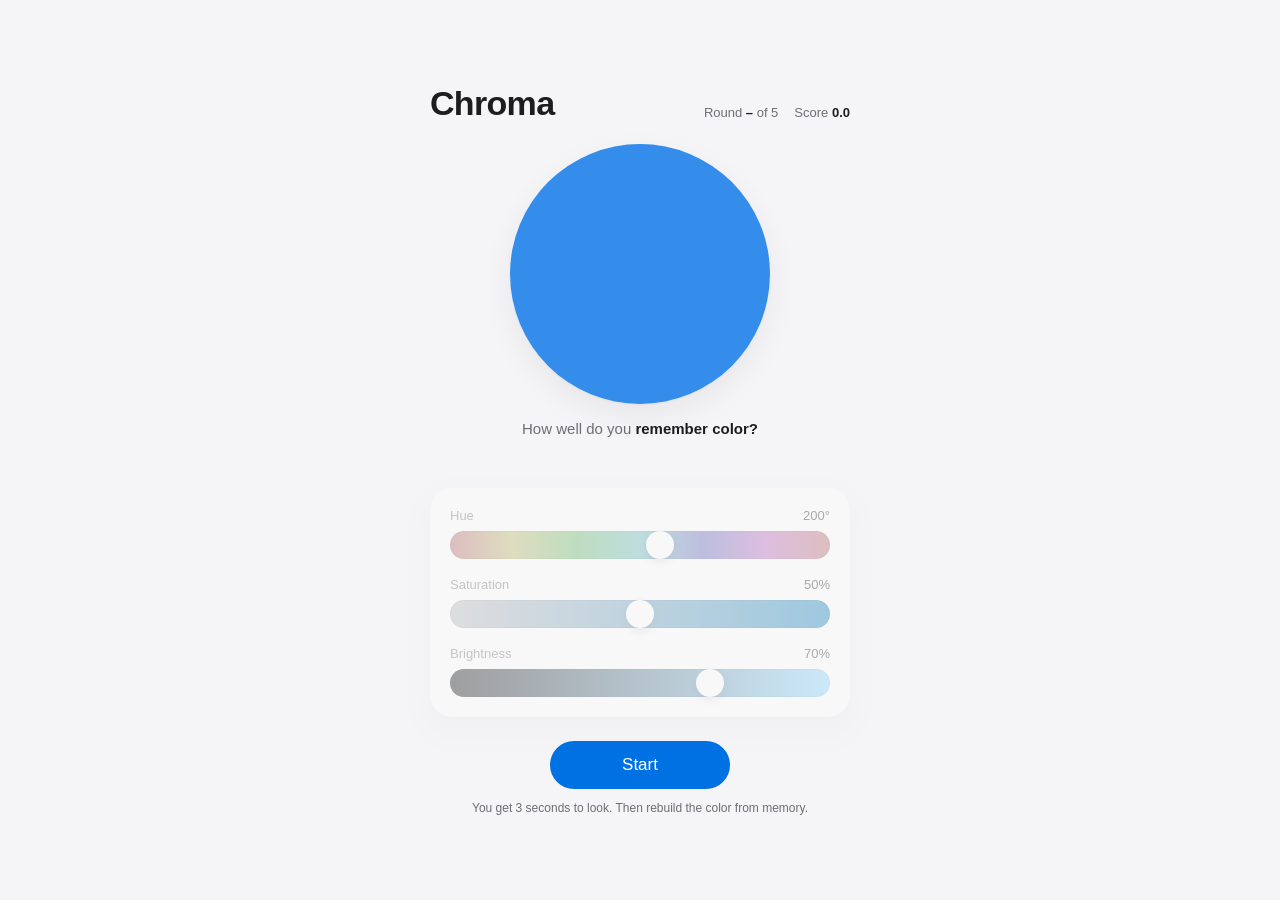
<file: chroma/index.html>
<!doctype html>
<html lang="en">
<head>
<meta charset="utf-8">
<meta name="viewport" content="width=device-width,initial-scale=1,viewport-fit=cover">
<title>Chroma</title>
<style>
/* Layout: one centered column, a single color orb as the hero, iOS-style sliders below, one primary action */
:root {
  --bg: #f5f5f7;
  --surface: #ffffff;
  --fg: #1d1d1f;
  --muted: #6e6e73;
  --line: rgba(0, 0, 0, .08);
  --accent: #0071e3;
  --on-accent: #ffffff;
  --thumb: #ffffff;
  --shadow: 0 1px 2px rgba(0,0,0,.04), 0 12px 32px rgba(0,0,0,.06);
  --font: -apple-system, BlinkMacSystemFont, "SF Pro Display", "SF Pro Text", "Helvetica Neue", Helvetica, Arial, sans-serif;
  box-sizing: border-box;
}
@media (prefers-color-scheme: dark) {
  :root:not([data-theme="light"]) {
    --bg: #000000; --surface: #1c1c1e; --fg: #f5f5f7; --muted: #98989d;
    --line: rgba(255,255,255,.1); --accent: #2997ff; --on-accent: #ffffff;
    --shadow: 0 0 0 1px rgba(255,255,255,.06); color-scheme: dark;
  }
}
:root[data-theme="dark"] {
  --bg: #000000; --surface: #1c1c1e; --fg: #f5f5f7; --muted: #98989d;
  --line: rgba(255,255,255,.1); --accent: #2997ff; --on-accent: #ffffff;
  --shadow: 0 0 0 1px rgba(255,255,255,.06); color-scheme: dark;
}
[hidden] { display: none !important; }

html, body { height: 100%; }
body {
  margin: 0;
  background: var(--bg); color: var(--fg); font-family: var(--font);
  -webkit-font-smoothing: antialiased;
  display: flex; justify-content: center; align-items: center;
  padding-left: max(16px, env(safe-area-inset-left, 0px));
  padding-right: max(16px, env(safe-area-inset-right, 0px));
}
main { width: 100%; max-width: 420px; display: flex; flex-direction: column; gap: 24px; padding-block: 24px; }

header { display: flex; justify-content: space-between; align-items: flex-end; gap: 12px; }
h1 { margin: 0; font-size: 34px; font-weight: 700; letter-spacing: -.02em; line-height: 1; }
.meta { display: flex; gap: 16px; font-size: 13px; color: var(--muted); font-variant-numeric: tabular-nums; }
.meta b { color: var(--fg); font-weight: 600; }

.stage { display: flex; flex-direction: column; align-items: center; gap: 16px; }
.orb {
  position: relative; width: min(72vw, 260px); max-width: 100%; aspect-ratio: 1;
  border-radius: 50%; overflow: hidden; box-shadow: var(--shadow);
  background: var(--surface);
}
.orb .layer { position: absolute; inset: 0; transition: clip-path .7s cubic-bezier(.2,.8,.2,1), background-color .15s; }
.orb .yours { clip-path: inset(0 0 0 0); }
.orb.split .yours { clip-path: inset(0 0 0 50%); }
.orb.hide-yours .yours { clip-path: inset(0 0 0 100%); }
.orb .tag {
  position: absolute; bottom: 18%; font-size: 11px; font-weight: 600; letter-spacing: .08em;
  text-transform: uppercase; color: rgba(255,255,255,.92); text-shadow: 0 1px 3px rgba(0,0,0,.35);
  opacity: 0; transition: opacity .4s .3s;
}
.orb .tag.l { left: 18%; } .orb .tag.r { right: 18%; }
.orb.split .tag { opacity: 1; }

.status { min-height: 44px; text-align: center; display: flex; flex-direction: column; gap: 4px; align-items: center; }
.status .big { font-size: 40px; font-weight: 700; letter-spacing: -.02em; font-variant-numeric: tabular-nums; line-height: 1; }
.status .line { font-size: 15px; color: var(--muted); text-wrap: balance; }
.status .line strong { color: var(--fg); font-weight: 600; }

.timer { width: 140px; height: 4px; border-radius: 2px; background: var(--line); overflow: hidden; }
.timer i { display: block; height: 100%; width: 100%; background: var(--fg); transform-origin: left; }

.panel {
  background: var(--surface); border-radius: 22px; padding: 20px; box-shadow: var(--shadow);
  display: flex; flex-direction: column; gap: 18px; transition: opacity .3s;
}
.panel.off { opacity: .35; pointer-events: none; }
.field { display: flex; flex-direction: column; gap: 8px; }
.field label { display: flex; justify-content: space-between; font-size: 13px; font-weight: 500; color: var(--muted); }
.field label span { color: var(--fg); font-variant-numeric: tabular-nums; }

input[type=range] {
  -webkit-appearance: none; appearance: none; width: 100%; height: 28px; margin: 0;
  border-radius: 14px; background: var(--track, var(--line)); box-shadow: inset 0 0 0 1px var(--line);
  outline: none; cursor: pointer;
}
input[type=range]::-webkit-slider-thumb {
  -webkit-appearance: none; width: 28px; height: 28px; border-radius: 50%; border: none;
  background: var(--thumb); box-shadow: 0 0 0 .5px rgba(0,0,0,.06), 0 3px 8px rgba(0,0,0,.18);
}
input[type=range]::-moz-range-thumb {
  width: 28px; height: 28px; border-radius: 50%; border: none;
  background: var(--thumb); box-shadow: 0 0 0 .5px rgba(0,0,0,.06), 0 3px 8px rgba(0,0,0,.18);
}
input[type=range]:focus-visible { outline: 2px solid var(--accent); outline-offset: 3px; }

.results { display: flex; justify-content: space-between; gap: 8px; }
.result { display: flex; flex-direction: column; align-items: center; gap: 6px; font-size: 13px; font-variant-numeric: tabular-nums; color: var(--muted); }
.mini { width: 44px; height: 44px; border-radius: 50%; overflow: hidden; display: flex; box-shadow: inset 0 0 0 1px var(--line); }
.mini i { flex: 1; }
.summary-line { font-size: 15px; color: var(--muted); text-align: center; }
.summary-line strong { color: var(--fg); }

button {
  font: inherit; font-size: 17px; font-weight: 500; border: none; cursor: pointer;
  background: var(--accent); color: var(--on-accent); border-radius: 980px;
  padding: 14px 28px; align-self: center; min-width: 180px;
  transition: transform .15s, opacity .2s;
}
button:active { transform: scale(.97); }
button:disabled { opacity: .4; cursor: default; }
button:focus-visible { outline: 2px solid var(--accent); outline-offset: 3px; }
.hint { text-align: center; font-size: 12px; color: var(--muted); margin-top: -12px; }

@media (prefers-reduced-motion: reduce) {
  .orb .layer, .orb .tag, .panel, button { transition: none; }
}
</style>
</head>
<body>

<main>
  <header>
    <h1>Chroma</h1>
    <div class="meta">
      <div>Round <b id="round">–</b> of 5</div>
      <div>Score <b id="total">0.0</b></div>
    </div>
  </header>

  <section class="stage">
    <div class="orb hide-yours" id="orb">
      <div class="layer target" id="targetLayer"></div>
      <div class="layer yours" id="yoursLayer"></div>
      <span class="tag l">Original</span>
      <span class="tag r">Yours</span>
    </div>
    <div class="status" id="status"></div>
  </section>

  <section class="panel off" id="panel">
    <div class="field">
      <label for="h">Hue <span id="hv">0°</span></label>
      <input type="range" id="h" min="0" max="359" value="200">
    </div>
    <div class="field">
      <label for="s">Saturation <span id="sv">0%</span></label>
      <input type="range" id="s" min="0" max="100" value="50">
    </div>
    <div class="field">
      <label for="b">Brightness <span id="bv">0%</span></label>
      <input type="range" id="b" min="0" max="100" value="70">
    </div>
  </section>

  <section class="panel" id="summary" hidden>
    <div class="results" id="results"></div>
    <div class="summary-line" id="best"></div>
  </section>

  <button id="action" type="button">Start</button>
  <div class="hint" id="hint">You get 3 seconds to look. Then rebuild the color from memory.</div>
</main>

<script>
(() => {
  const ROUNDS = 5, LOOK_MS = 3000;
  const $ = id => document.getElementById(id);
  const orb = $('orb'), targetLayer = $('targetLayer'), yoursLayer = $('yoursLayer');
  const statusEl = $('status'), panel = $('panel'), summary = $('summary');
  const action = $('action'), hint = $('hint');
  const sliders = { h: $('h'), s: $('s'), b: $('b') };

  let phase = 'intro', round = 0, total = 0, results = [], target, timerId;

  function hsb(h, s, v) {
    s /= 100; v /= 100;
    const f = n => { const k = (n + h / 60) % 6; return v - v * s * Math.max(0, Math.min(k, 4 - k, 1)); };
    return [f(5), f(3), f(1)].map(x => Math.round(x * 255));
  }
  const css = c => `rgb(${hsb(c.h, c.s, c.b).join(',')})`;

  function lab([r, g, b]) {
    const lin = c => { c /= 255; return c > .04045 ? ((c + .055) / 1.055) ** 2.4 : c / 12.92; };
    [r, g, b] = [r, g, b].map(lin);
    const x = (r * .4124 + g * .3576 + b * .1805) / .95047;
    const y = (r * .2126 + g * .7152 + b * .0722);
    const z = (r * .0193 + g * .1192 + b * .9505) / 1.08883;
    const f = t => t > .008856 ? Math.cbrt(t) : 7.787 * t + 16 / 116;
    return [116 * f(y) - 16, 500 * (f(x) - f(y)), 200 * (f(y) - f(z))];
  }
  function scoreOf(a, b) {
    const [l1, a1, b1] = lab(hsb(a.h, a.s, a.b)), [l2, a2, b2] = lab(hsb(b.h, b.s, b.b));
    const dE = Math.hypot(l1 - l2, a1 - a2, b1 - b2);
    return Math.round(Math.max(0, 1 - dE / 55) * 100) / 10;
  }
  const verdict = s => s >= 9.5 ? 'Perfect eye' : s >= 8 ? 'Very close' : s >= 6 ? 'Close' : s >= 4 ? 'Getting there' : 'Way off';

  const guess = () => ({ h: +sliders.h.value, s: +sliders.s.value, b: +sliders.b.value });
  const rand = (a, b) => Math.round(a + Math.random() * (b - a));

  function paintSliders() {
    const g = guess();
    const hueStops = [0, 60, 120, 180, 240, 300, 360].map(h => css({ h, s: Math.max(g.s, 30), b: Math.max(g.b, 40) })).join(',');
    sliders.h.style.setProperty('--track', `linear-gradient(90deg, ${hueStops})`);
    sliders.s.style.setProperty('--track', `linear-gradient(90deg, ${css({ ...g, s: 0 })}, ${css({ ...g, s: 100 })})`);
    sliders.b.style.setProperty('--track', `linear-gradient(90deg, #000, ${css({ ...g, b: 100 })})`);
    $('hv').textContent = g.h + '°'; $('sv').textContent = g.s + '%'; $('bv').textContent = g.b + '%';
    yoursLayer.style.backgroundColor = css(g);
  }
  Object.values(sliders).forEach(el => el.addEventListener('input', paintSliders));

  function setStatus(html) { statusEl.innerHTML = html; }
  function updateMeta() {
    $('round').textContent = round || '–';
    $('total').textContent = total.toFixed(1);
  }

  function startRound() {
    round++; phase = 'memorize'; updateMeta();
    target = { h: rand(0, 359), s: rand(30, 95), b: rand(40, 95) };
    targetLayer.style.backgroundColor = css(target);
    orb.className = 'orb hide-yours';
    panel.classList.add('off'); panel.hidden = false; summary.hidden = true;
    action.disabled = true; action.textContent = 'Memorize…';
    hint.textContent = 'Look closely.';
    setStatus('<div class="timer"><i id="bar"></i></div><div class="line">Remember this color</div>');
    const bar = $('bar');
    bar.animate([{ transform: 'scaleX(1)' }, { transform: 'scaleX(0)' }], { duration: LOOK_MS, easing: 'linear', fill: 'forwards' });
    timerId = setTimeout(startBuild, LOOK_MS);
  }

  function startBuild() {
    phase = 'build';
    sliders.h.value = rand(0, 359); sliders.s.value = 50; sliders.b.value = 70;
    paintSliders();
    orb.className = 'orb';
    panel.classList.remove('off');
    action.disabled = false; action.textContent = 'Lock In';
    hint.textContent = 'Press Return to lock in.';
    setStatus('<div class="line">Now rebuild it from memory</div>');
    sliders.h.focus({ preventScroll: true });
  }

  function lockIn() {
    phase = 'reveal';
    const g = guess(), s = scoreOf(target, g);
    total += s; results.push({ target, guess: g, score: s }); updateMeta();
    orb.className = 'orb split';
    panel.classList.add('off');
    let dh = ((g.h - target.h + 540) % 360) - 180;
    const sign = n => (n > 0 ? '+' : n < 0 ? '−' : '±') + Math.abs(n);
    setStatus(`<div class="big">${s.toFixed(1)}</div>
      <div class="line"><strong>${verdict(s)}.</strong> Hue ${sign(dh)}°, saturation ${sign(g.s - target.s)}, brightness ${sign(g.b - target.b)}.</div>`);
    action.textContent = round < ROUNDS ? 'Next Color' : 'See Results';
    hint.textContent = 'Each round scores up to 10.';
  }

  function finish() {
    phase = 'done';
    let best = 0;
    try { best = +(localStorage.getItem('chroma-best') || 0); } catch (e) {}
    const isBest = total > best;
    if (isBest) { best = total; try { localStorage.setItem('chroma-best', total.toFixed(1)); } catch (e) {} }
    panel.hidden = true; summary.hidden = false;
    $('results').innerHTML = results.map(r =>
      `<div class="result"><div class="mini"><i style="background:${css(r.target)}"></i><i style="background:${css(r.guess)}"></i></div>${r.score.toFixed(1)}</div>`).join('');
    $('best').innerHTML = isBest ? '<strong>New personal best.</strong>' : `Your best is <strong>${best.toFixed(1)}</strong>.`;
    const avg = total / ROUNDS;
    setStatus(`<div class="big">${total.toFixed(1)}<span style="font-size:20px;color:var(--muted);font-weight:500"> / 50</span></div>
      <div class="line">${avg >= 8.5 ? 'You have a designer’s eye.' : avg >= 6.5 ? 'A sharp memory for color.' : 'Color memory takes practice. Try again.'}</div>`);
    action.textContent = 'Play Again';
    hint.textContent = 'Left half is the original, right half is yours.';
  }

  function reset() { round = 0; total = 0; results = []; updateMeta(); startRound(); }

  action.addEventListener('click', () => {
    if (phase === 'intro' || phase === 'done') reset();
    else if (phase === 'build') lockIn();
    else if (phase === 'reveal') round < ROUNDS ? startRound() : finish();
  });
  document.addEventListener('keydown', e => {
    if (e.key === 'Enter' && !action.disabled && document.activeElement !== action) { e.preventDefault(); action.click(); }
  });

  // Intro: show a sample color so the first frame isn't empty
  targetLayer.style.backgroundColor = css({ h: 211, s: 78, b: 92 });
  setStatus('<div class="line">How well do you <strong>remember color?</strong></div>');
  paintSliders();
})();
</script>

</body>
</html>
</file>
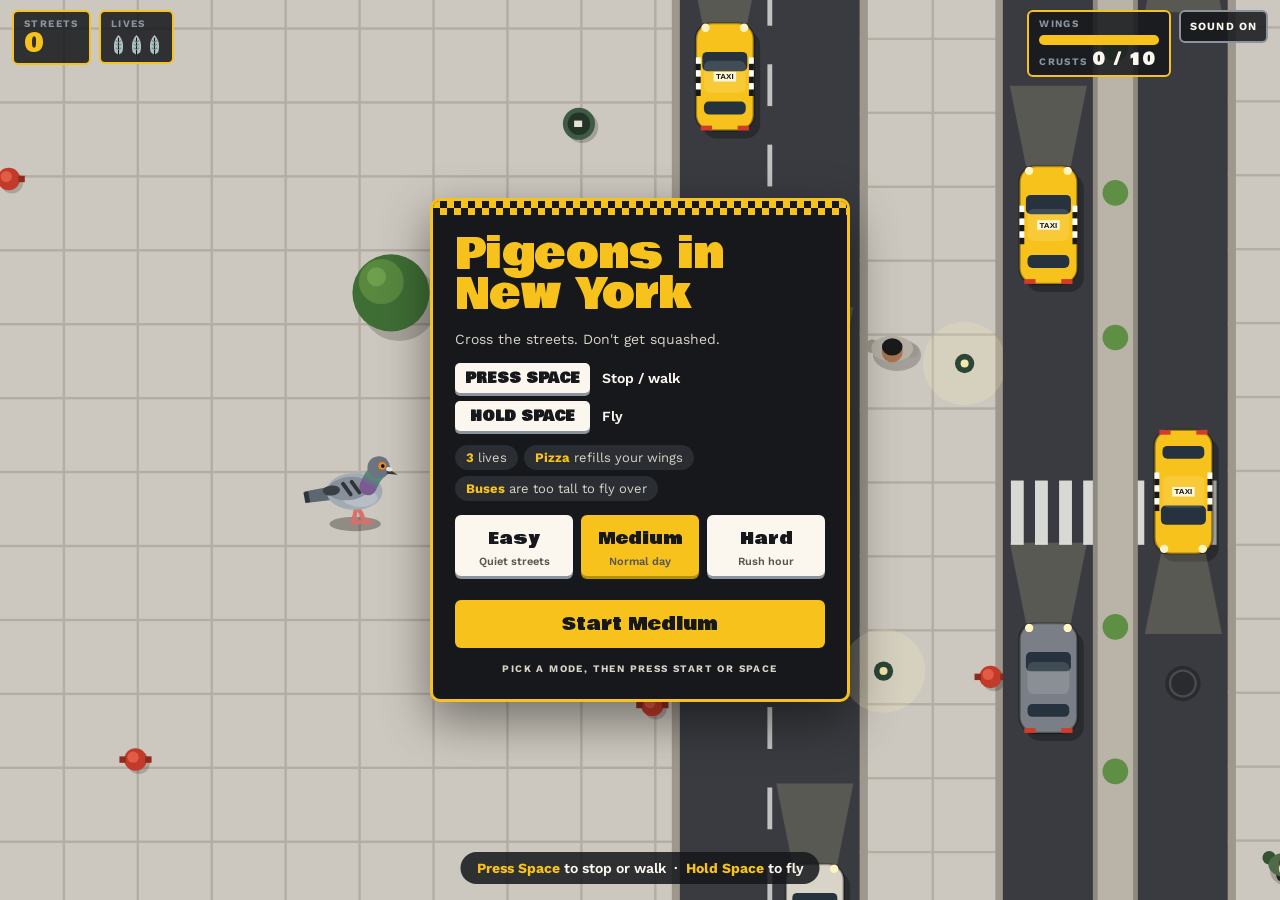
<file: week7-8/index.html>
<!doctype html>
<html lang="en">
<head>
<meta charset="utf-8">
<meta name="viewport" content="width=device-width, initial-scale=1, viewport-fit=cover">
<style>*,*::before,*::after{box-sizing:border-box}body{margin:0;font-size:14px}[hidden]{display:none!important}</style>
<title>Pigeons in New York</title>
<link rel="preconnect" href="https://fonts.googleapis.com">
<link rel="preconnect" href="https://fonts.gstatic.com" crossorigin>
<link href="https://fonts.googleapis.com/css2?family=Bowlby+One&family=Work+Sans:wght@400;600;700&display=swap" rel="stylesheet">
<style>
/* Layout: full-bleed canvas street seen from above, taxi-yellow HUD chips floating on top. Single deliberate look in both themes. */
:root{
  --ink:#16181b;
  --ink-soft:rgba(22,24,27,.86);
  --cab:#f7c21b;
  --paper:#fbf7ee;
  --steel:#8b939c;
  --brick:#c2452d;
  --display:'Bowlby One','Arial Black',Impact,sans-serif;
  --body:'Work Sans',system-ui,-apple-system,'Segoe UI',sans-serif;
}
html,body{height:100%}
body{background:var(--ink);color:var(--paper);font-family:var(--body);overflow:hidden}
#stage{position:relative;width:100%;height:100%;overflow:hidden;touch-action:none;user-select:none;-webkit-user-select:none;-webkit-touch-callout:none;cursor:pointer}
canvas{display:block;width:100%;height:100%}

.hud{position:absolute;top:10px;left:max(12px,env(safe-area-inset-left,0px));right:max(12px,env(safe-area-inset-right,0px));display:flex;justify-content:space-between;align-items:flex-start;gap:10px;pointer-events:none}
.chip{background:var(--ink-soft);border:2px solid var(--cab);border-radius:6px;padding:6px 10px;display:flex;flex-direction:column;gap:2px}
.label{font-size:10px;font-weight:700;letter-spacing:.14em;text-transform:uppercase;color:var(--steel)}
.big{font-family:var(--display);font-size:26px;line-height:1;color:var(--cab);font-variant-numeric:tabular-nums}
.right{display:flex;gap:8px;align-items:flex-start}
.wings{width:min(120px,28vw);height:10px;border-radius:5px;background:#30343a;overflow:hidden;margin-top:4px}
.wings i{display:block;height:100%;width:100%;background:var(--cab);transform-origin:left;transition:background .2s}
.wings.low i{background:var(--brick)}
.lives{display:flex;gap:3px;margin-top:3px}
.lives svg{width:15px;height:22px;transition:opacity .3s}
.lives svg.lost{opacity:.18}
.small{font-family:var(--display);font-size:16px;color:var(--paper);line-height:1.1;font-variant-numeric:tabular-nums}
#mute{pointer-events:auto;font:700 11px var(--body);letter-spacing:.1em;text-transform:uppercase;background:var(--ink-soft);color:var(--paper);border:2px solid var(--steel);border-radius:6px;padding:8px 9px;cursor:pointer}
#mute:focus-visible{outline:3px solid var(--cab);outline-offset:2px}

#hint{position:absolute;bottom:16px;left:50%;transform:translateX(-50%);background:var(--ink-soft);border-radius:999px;padding:8px 16px;font-weight:600;font-size:14px;white-space:nowrap;pointer-events:none;transition:opacity .4s}
#hint b{color:var(--cab)}

#banner{position:absolute;top:22%;left:0;right:0;text-align:center;pointer-events:none;opacity:0;transform:translateY(-10px);transition:opacity .35s,transform .35s}
#banner.show{opacity:1;transform:none}
#banner span{display:inline-block;background:var(--cab);color:var(--ink);font-family:var(--display);font-size:clamp(20px,5vw,34px);padding:6px 18px;border:3px solid var(--ink);box-shadow:4px 4px 0 var(--ink)}
#banner small{display:block;font:700 11px var(--body);letter-spacing:.18em;text-transform:uppercase;color:var(--paper);text-shadow:0 1px 3px #000;margin-bottom:6px}

.overlay{position:absolute;inset:0;display:grid;place-items:center;padding:16px max(16px,env(safe-area-inset-right,0px)) 16px max(16px,env(safe-area-inset-left,0px));pointer-events:none}
.card{pointer-events:none;width:min(420px,100%);background:var(--ink);border:3px solid var(--cab);border-radius:10px;overflow:hidden;box-shadow:0 18px 50px rgba(0,0,0,.45)}
.checker{height:14px;background:repeating-conic-gradient(var(--ink) 0 25%,var(--cab) 0 50%) 0 0/14px 14px}
.inner{padding:20px 22px 22px;display:flex;flex-direction:column;gap:14px}
.card h1{margin:0;font-family:var(--display);font-weight:400;font-size:clamp(30px,8vw,42px);line-height:.95;color:var(--cab);text-wrap:balance}
.card p{margin:0;line-height:1.45;color:#d9d4c8}
.keys{display:grid;grid-template-columns:auto 1fr;gap:8px 12px;align-items:center}
.key{font-family:var(--display);font-size:14px;background:var(--paper);color:var(--ink);border-radius:5px;padding:4px 10px;text-align:center;box-shadow:0 3px 0 var(--steel)}
.keys span{font-weight:600}
.go{font-family:var(--display);font-size:18px;color:var(--ink);background:var(--cab);text-align:center;padding:10px;border-radius:6px;animation:pulse 1.2s ease-in-out infinite}
.stats{display:flex;gap:18px}
.stats div{display:flex;flex-direction:column;gap:2px}
.tips{list-style:none;margin:0;padding:0;display:flex;flex-wrap:wrap;gap:6px}
.tips li{background:#2a2d32;border-radius:999px;padding:5px 11px;font-size:13px;color:#d9d4c8}
.tips b{color:var(--cab)}
.modes{display:grid;grid-template-columns:repeat(3,1fr);gap:8px}
.mode{pointer-events:auto;font-family:var(--display);font-size:17px;color:var(--ink);background:var(--paper);border:0;border-radius:6px;padding:10px 4px 8px;cursor:pointer;display:flex;flex-direction:column;align-items:center;gap:3px;box-shadow:0 3px 0 var(--steel)}
.mode small{font:600 11px var(--body);color:#5a5650}
.go.start{pointer-events:auto;border:0;width:100%;cursor:pointer;margin-top:10px}
.go.start:focus-visible{outline:3px solid var(--paper);outline-offset:2px}
.mode.sel{background:var(--cab);box-shadow:0 3px 0 #b88d00}
.mode:active{transform:translateY(2px);box-shadow:0 1px 0 var(--steel)}
.mode:focus-visible,.link:focus-visible{outline:3px solid var(--cab);outline-offset:2px}
.link{pointer-events:auto;align-self:center;background:none;border:2px solid var(--steel);color:var(--paper);font:700 12px var(--body);letter-spacing:.1em;text-transform:uppercase;border-radius:6px;padding:8px 14px;cursor:pointer}
@keyframes pulse{50%{transform:scale(1.03)}}
@media (prefers-reduced-motion:reduce){.go{animation:none}#banner{transition:none}}
</style>
</head>
<body>

<div id="stage">
  <canvas id="game" aria-label="Pigeons in New York game"></canvas>

  <div class="hud">
    <div class="right">
      <div class="chip"><span class="label" id="lvLabel">Streets</span><span class="big" id="score">0</span></div>
      <div class="chip"><span class="label">Lives</span><span class="lives" id="lives"></span></div>
    </div>
    <div class="right">
      <div class="chip"><span class="label">Wings</span><div class="wings" id="wings"><i id="wingbar"></i></div>
        <span class="label" style="margin-top:4px">Crusts <span class="small" id="crusts">0</span></span></div>
      <button id="mute" type="button">Sound on</button>
    </div>
  </div>

  <div id="hint"><b>Press Space</b> to stop or walk &nbsp;·&nbsp; <b>Hold Space</b> to fly</div>
  <div id="banner"><small>Now entering</small><span id="bannerText">Midtown</span></div>

  <div class="overlay" id="title">
    <div class="card">
      <div class="checker"></div>
      <div class="inner">
        <h1>Pigeons in New&nbsp;York</h1>
        <p>Cross the streets. Don't get squashed.</p>
        <div class="keys">
          <span class="key">PRESS SPACE</span><span>Stop / walk</span>
          <span class="key">HOLD SPACE</span><span>Fly</span>
        </div>
        <ul class="tips">
          <li><b>3</b> lives</li>
          <li><b>Pizza</b> refills your wings</li>
          <li><b>Buses</b> are too tall to fly over</li>
        </ul>
        <div class="modes">
          <button type="button" class="mode" data-level="easy">Easy<small>Quiet streets</small></button>
          <button type="button" class="mode" data-level="medium">Medium<small>Normal day</small></button>
          <button type="button" class="mode" data-level="hard">Hard<small>Rush hour</small></button>
        </div>
        <button type="button" class="go start" id="startBtn">Start <span id="startLevel">Medium</span></button>
        <p class="label" style="text-align:center">Pick a mode, then press Start or Space</p>
      </div>
    </div>
  </div>

  <div class="overlay" id="over" hidden>
    <div class="card">
      <div class="checker"></div>
      <div class="inner">
        <h1 id="cause">Flattened by a taxi.</h1>
        <div class="stats">
          <div><span class="label">Streets</span><span class="big" id="finalScore">0</span></div>
          <div><span class="label" id="bestLabel">Best</span><span class="big" id="bestScore">0</span></div>
          <div><span class="label">Crusts</span><span class="big" id="finalCrusts">0</span></div>
        </div>
        <div class="go">Press Space to try again</div>
        <button type="button" class="link" id="changeMode">Change mode</button>
      </div>
    </div>
  </div>
</div>

<script src="sketch.js"></script>
</body>
</html>
</file>
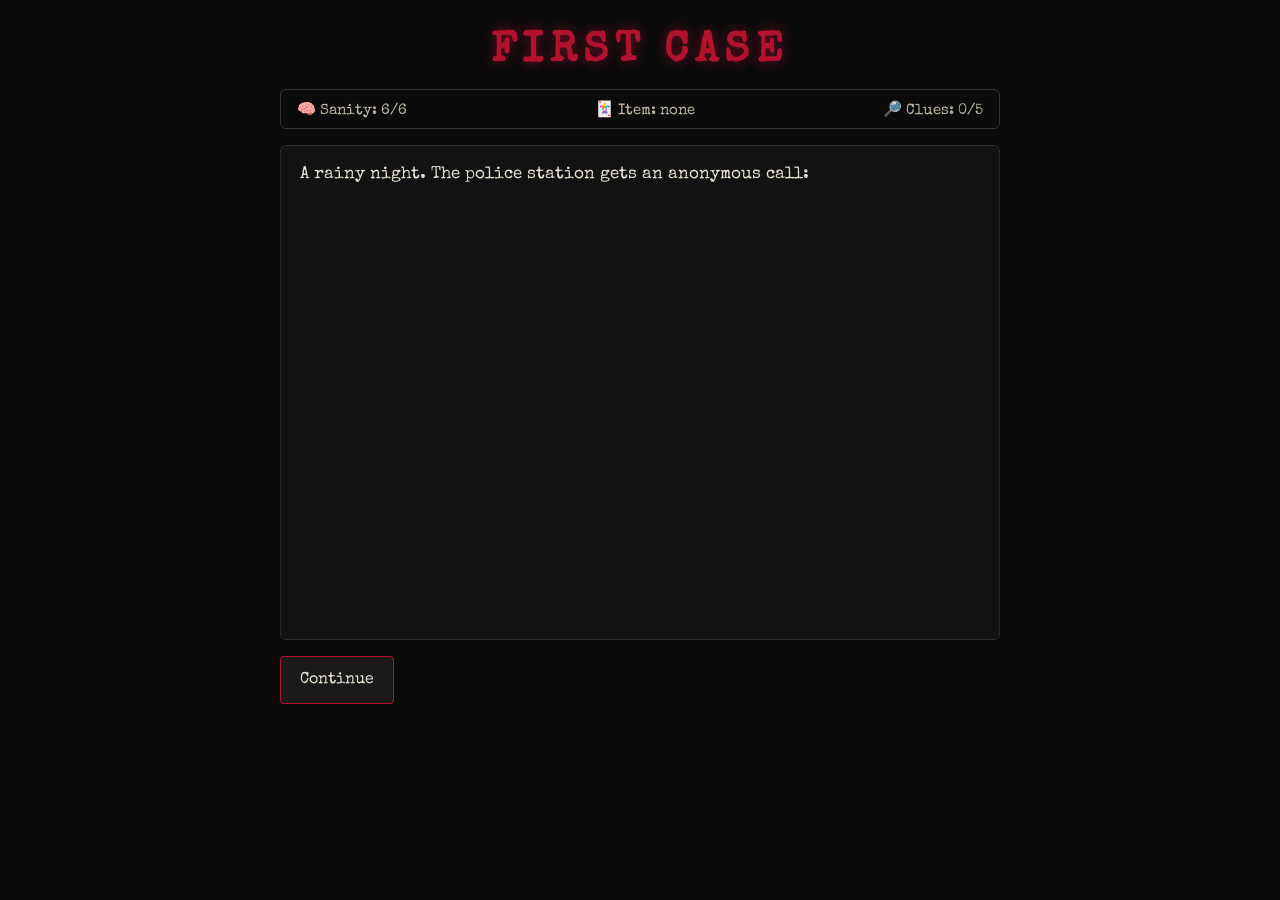
<file: week3/FirstCase/index.html>
<!DOCTYPE html>
<html lang="en">

<head>
  <meta charset="utf-8" />
  <meta name="viewport" content="width=device-width, initial-scale=1.0">
  <title>First Case</title>
  <link rel="stylesheet" type="text/css" href="style.css">
  <script src="libraries/p5.min.js"></script>
</head>

<body>
  <div class="container">
    <h1 class="title">FIRST CASE</h1>

    <!-- status bar: sanity, item, clues -->
    <div class="status">
      <span id="sanity"></span>
      <span id="item"></span>
      <span id="clues"></span>
    </div>

    <!-- the story text appears here -->
    <div id="story" class="story"></div>

    <!-- the choice buttons appear here -->
    <div id="choices" class="choices"></div>
  </div>

  <script src="sketch.js"></script>
</body>

</html>
</file>
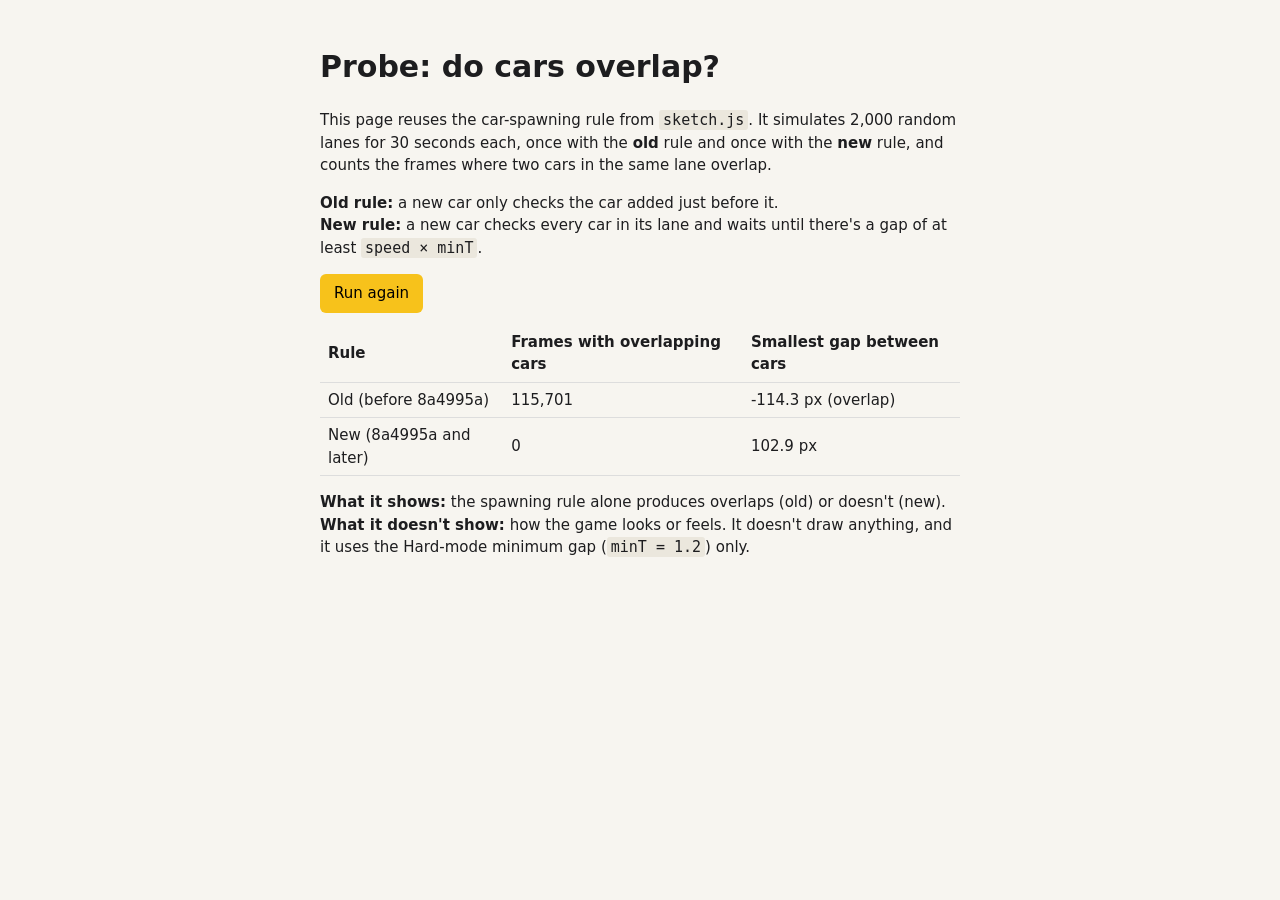
<file: week7-8/probes/traffic-overlap.html>
<!DOCTYPE html>
<html lang="en">
<head>
  <meta charset="utf-8">
  <meta name="viewport" content="width=device-width, initial-scale=1">
  <title>Probe: do cars overlap?</title>
  <style>
    body { margin: 0; padding: 24px 16px; font: 15px/1.5 system-ui, sans-serif; background: #f7f5f0; color: #1d1d1f; }
    main { max-width: 640px; margin: 0 auto; }
    table { border-collapse: collapse; width: 100%; margin: 12px 0; }
    th, td { text-align: left; padding: 6px 8px; border-bottom: 1px solid #ddd; }
    button { font: inherit; padding: 8px 14px; border-radius: 6px; border: 0; background: #f7c21b; cursor: pointer; }
    code { background: #ebe7dd; padding: 1px 4px; border-radius: 3px; }
    @media (prefers-color-scheme: dark) { body { background: #1d1e21; color: #eee; } code { background: #33353a; } th, td { border-color: #444; } }
  </style>
</head>
<body>
<main>
  <h1>Probe: do cars overlap?</h1>
  <p>This page reuses the car-spawning rule from <code>sketch.js</code>. It simulates 2,000 random lanes for 30 seconds each, once with the <b>old</b> rule and once with the <b>new</b> rule, and counts the frames where two cars in the same lane overlap.</p>
  <p><b>Old rule:</b> a new car only checks the car added just before it.<br>
     <b>New rule:</b> a new car checks every car in its lane and waits until there's a gap of at least <code>speed × minT</code>.</p>
  <button id="run">Run again</button>
  <table>
    <thead><tr><th>Rule</th><th>Frames with overlapping cars</th><th>Smallest gap between cars</th></tr></thead>
    <tbody id="out"></tbody>
  </table>
  <p><b>What it shows:</b> the spawning rule alone produces overlaps (old) or doesn't (new).<br>
     <b>What it doesn't show:</b> how the game looks or feels. It doesn't draw anything, and it uses the Hard-mode minimum gap (<code>minT = 1.2</code>) only.</p>
</main>
<script>
const rand = (a, b) => a + Math.random() * (b - a);
const VH = 700, minT = 1.2, LENS = [70, 150, 120, 30, 84, 72]; // car, bus, carriage, e-bike, ice cream truck, car

function simulate(useNewRule) {
  let overlapFrames = 0, smallest = Infinity;
  for (let trial = 0; trial < 2000; trial++) {
    const dir = Math.random() < 0.5 ? 1 : -1, speed = rand(85, 340);
    const gap = () => Math.max(rand(150, 420) * 0.6, speed * minT);
    // cars already on the street when it appears (same as genRoad)
    let cars = [], y = -220 + rand(0, 200);
    while (y < VH + 220) { const len = LENS[Math.floor(Math.random() * LENS.length)]; cars.push({ y: y + len / 2, len }); y += len + gap(); }
    let timer = rand(0.2, 1.2);
    for (let t = 0; t < 30; t += 1 / 60) {
      for (const c of cars) c.y += dir * speed / 60;
      cars = cars.filter(c => c.y > -300 && c.y < VH + 300);
      timer -= 1 / 60;
      if (timer <= 0) {
        const len = LENS[Math.floor(Math.random() * LENS.length)];
        const car = { len, y: dir > 0 ? -len / 2 - 30 : VH + len / 2 + 30 };
        let ok;
        if (useNewRule) {
          const clear = Math.max(40, speed * minT);
          ok = cars.every(o => Math.abs(o.y - car.y) > o.len / 2 + car.len / 2 + clear);
        } else {
          const last = cars[cars.length - 1];
          ok = !last || Math.abs(last.y - car.y) > last.len / 2 + car.len / 2 + 24;
        }
        if (ok) { cars.push(car); timer = (gap() + len) / speed; } else timer = 0.2;
      }
      const sorted = [...cars].sort((a, b) => a.y - b.y);
      for (let i = 1; i < sorted.length; i++) {
        const g = sorted[i].y - sorted[i - 1].y - (sorted[i].len + sorted[i - 1].len) / 2;
        smallest = Math.min(smallest, g);
        if (g < 0) overlapFrames++;
      }
    }
  }
  return { overlapFrames, smallest };
}

function run() {
  const rows = [['Old (before 8a4995a)', simulate(false)], ['New (8a4995a and later)', simulate(true)]];
  document.getElementById('out').innerHTML = rows.map(([name, r]) =>
    `<tr><td>${name}</td><td>${r.overlapFrames.toLocaleString()}</td><td>${r.smallest.toFixed(1)} px${r.smallest < 0 ? ' (overlap)' : ''}</td></tr>`).join('');
}
document.getElementById('run').addEventListener('click', run);
run();
</script>
</body>
</html>
</file>
<file: week3/FirstCase/style.css>
@import url('https://fonts.googleapis.com/css2?family=Special+Elite&display=swap');

* {
  margin: 0;
  padding: 0;
  box-sizing: border-box;
}

canvas {
  display: none;
}

html,
body {
  background: #0b0b0b;
  color: #e8e2d6;
  font-family: 'Special Elite', 'Courier New', monospace;
}

.container {
  max-width: 760px;
  margin: 0 auto;
  padding: 2rem 1.25rem;
  display: flex;
  flex-direction: column;
  gap: 1rem;
}

.title {
  text-align: center;
  font-size: 2.6rem;
  letter-spacing: 0.4rem;
  color: #b3122e;
  text-shadow: 0 0 12px rgba(179, 18, 46, 0.6);
}

/* ----- status bar ----- */
.status {
  display: flex;
  flex-wrap: wrap;
  justify-content: space-between;
  gap: 0.5rem;
  padding: 0.6rem 1rem;
  border: 1px solid #333;
  border-radius: 6px;
  font-size: 0.95rem;
  color: #bdb6a8;
}

/* ----- story box ----- */
.story {
  height: 55vh;
  overflow-y: auto;
  padding: 1rem 1.2rem;
  border: 1px solid #2a2a2a;
  border-radius: 6px;
  background: #121212;
  line-height: 1.6;
  font-size: 1.05rem;
}

.story p {
  margin-bottom: 0.7rem;
  animation: fadeIn 0.6s ease;
}

@keyframes fadeIn {
  from { opacity: 0; transform: translateY(4px); }
  to { opacity: 1; transform: translateY(0); }
}

/* different kinds of text */
.place    { color: #d9a441; margin-top: 1.2rem; }
.question { color: #ffffff; }
.answer   { color: #777; font-style: italic; }
.system   { color: #8a8a8a; font-size: 0.9rem; }
.clue     { color: #e6c84f; }
.danger   { color: #e0455e; }
.ending   { color: #ffffff; font-size: 1.2rem; }

/* ----- choice buttons ----- */
.choices {
  display: flex;
  flex-wrap: wrap;
  gap: 0.6rem;
  min-height: 3rem;
}

.choices button {
  font-family: inherit;
  font-size: 1rem;
  padding: 0.7rem 1.2rem;
  color: #e8e2d6;
  background: #1a1a1a;
  border: 1px solid #b3122e;
  border-radius: 4px;
  cursor: pointer;
}

.choices button:hover {
  background: #b3122e;
  color: #fff;
}
</file>
